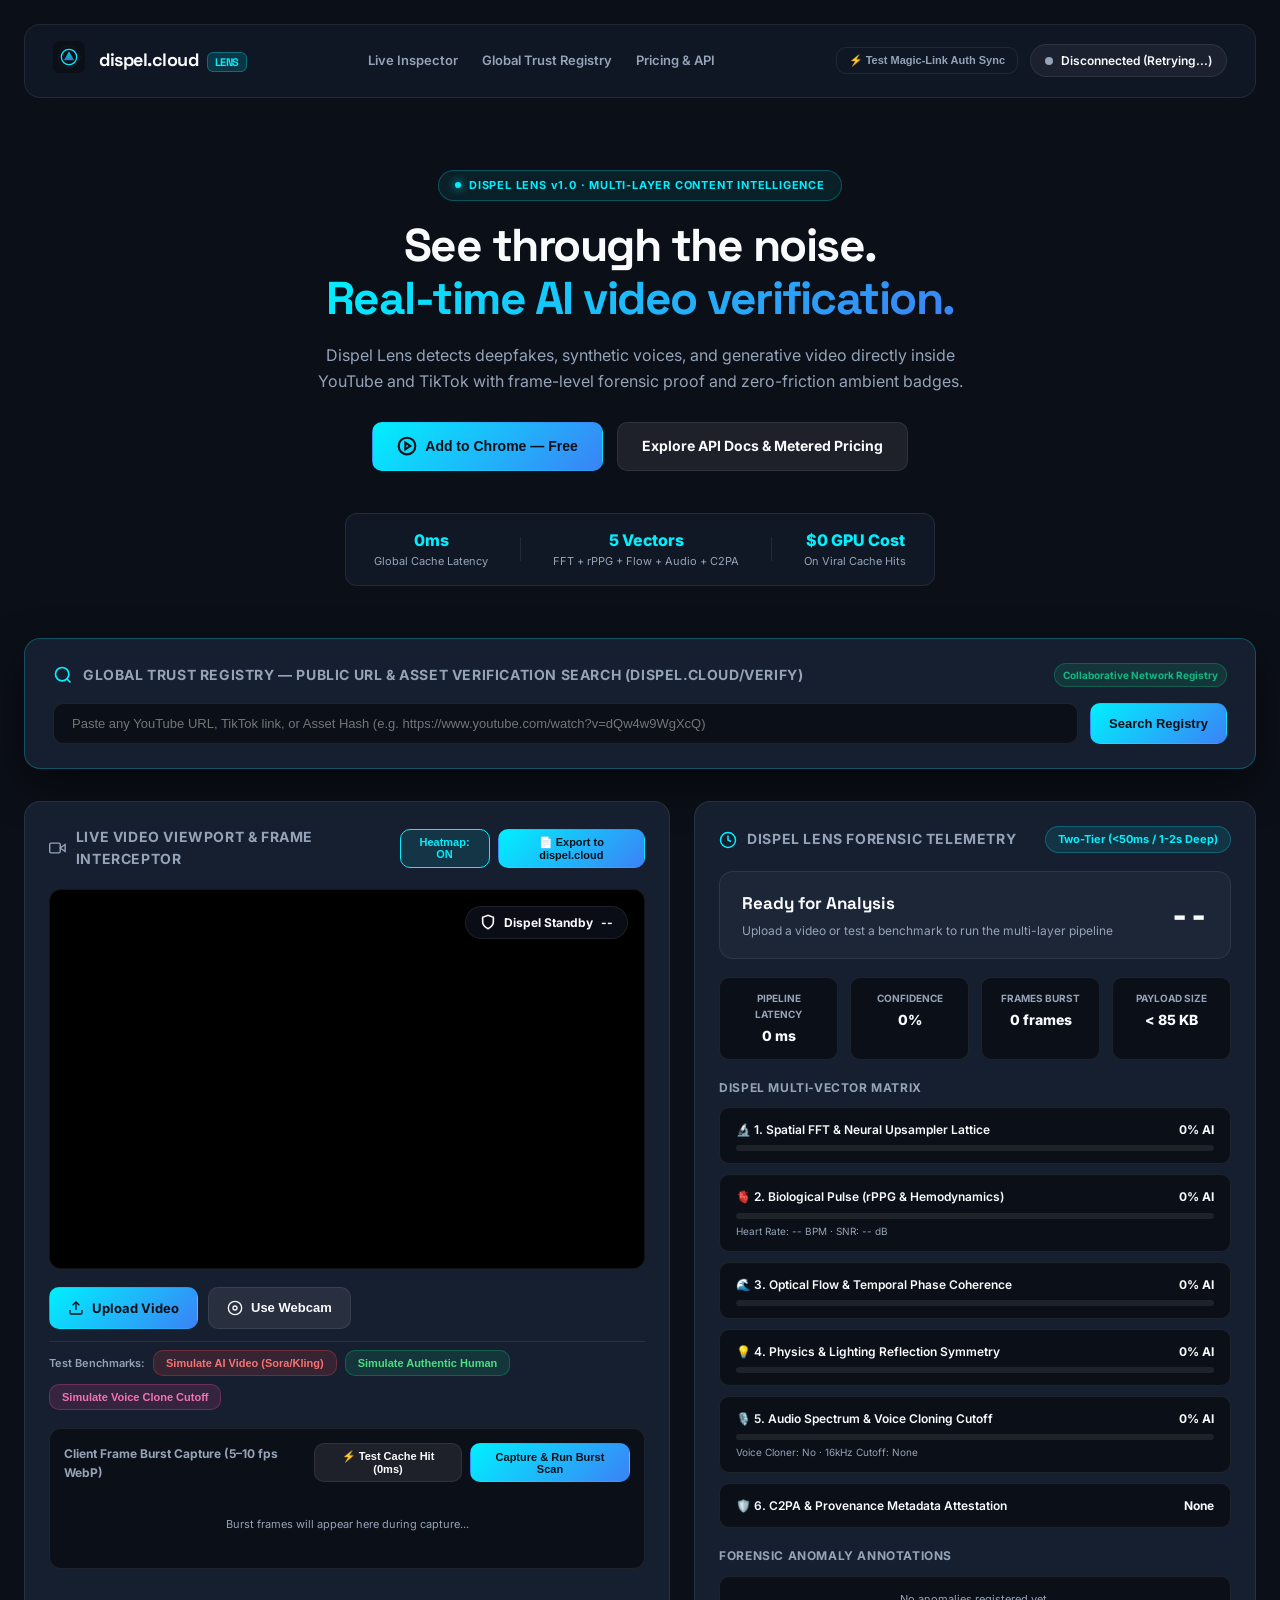
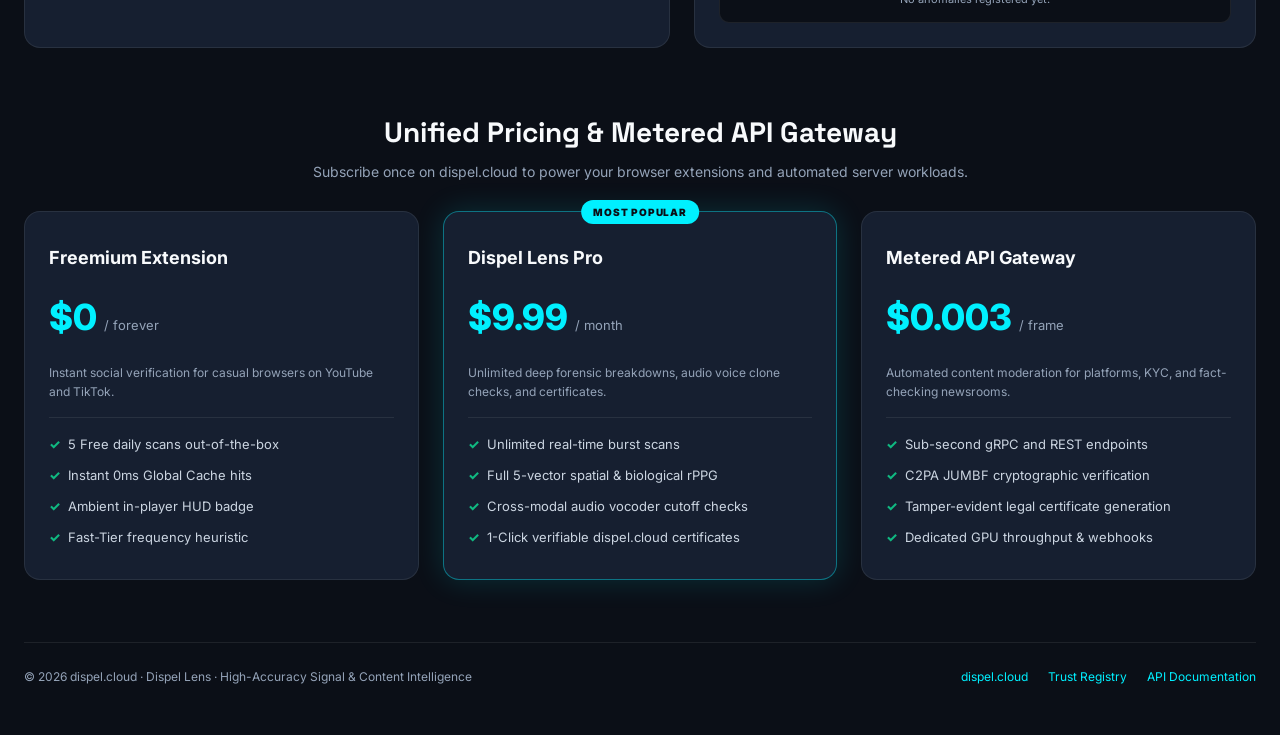
<file: demo/index.html>
<!DOCTYPE html>
<html lang="en">
<head>
  <meta charset="UTF-8">
  <meta name="viewport" content="width=device-width, initial-scale=1.0">
  <title>Dispel Lens — Real-Time AI Video & Deepfake Verification Hub | dispel.cloud</title>
  <link rel="stylesheet" href="style.css">
  <link rel="preconnect" href="https://fonts.googleapis.com">
  <link rel="preconnect" href="https://fonts.gstatic.com" crossorigin>
  <link href="https://fonts.googleapis.com/css2?family=Space+Grotesk:wght@400;600;700;800&family=Inter:wght@400;500;600;700&display=swap" rel="stylesheet">
</head>
<body>
  <div class="app-container">
    <!-- Navigation Bar -->
    <nav class="dispel-nav">
      <div class="brand">
        <div class="brand-icon">
          <svg xmlns="http://www.w3.org/2000/svg" viewBox="0 0 100 100" width="32" height="32" fill="none">
            <rect width="100" height="100" rx="22" fill="#0B0F17" />
            <circle cx="50" cy="50" r="34" stroke="#1F2937" stroke-width="3" stroke-dasharray="4 4"/>
            <circle cx="50" cy="50" r="24" stroke="#00F0FF" stroke-width="4" />
            <polygon points="50,32 66,60 34,60" fill="url(#prismGradNav)" opacity="0.85"/>
            <circle cx="50" cy="49" r="4" fill="#10B981" />
            <defs>
              <linearGradient id="prismGradNav" x1="50" y1="32" x2="50" y2="60" gradientUnits="userSpaceOnUse">
                <stop stop-color="#00F0FF"/>
                <stop offset="1" stop-color="#3B82F6"/>
              </linearGradient>
            </defs>
          </svg>
        </div>
        <div>
          <span class="brand-name">dispel.cloud <span class="brand-tag">LENS</span></span>
        </div>
      </div>

      <div class="nav-links">
        <a href="#demo-section" class="nav-link">Live Inspector</a>
        <a href="#registry-section" class="nav-link">Global Trust Registry</a>
        <a href="#pricing-section" class="nav-link">Pricing & API</a>
      </div>

      <div class="header-actions">
        <button id="simulate-auth-btn" class="btn btn-outline btn-sm" title="Simulates a user login on dispel.cloud and tests the zero-friction extension auth handshake">
          <span>⚡ Test Magic-Link Auth Sync</span>
        </button>
        <div class="pill-badge online" id="server-status-pill">
          <span class="dot"></span>
          <span id="server-status-label">Dispel Gateway Online</span>
        </div>
      </div>
    </nav>

    <!-- Hero Section -->
    <section class="hero-section">
      <div class="hero-content">
        <div class="hero-badge">
          <span class="badge-dot"></span>
          <span>DISPEL LENS v1.0 · MULTI-LAYER CONTENT INTELLIGENCE</span>
        </div>
        <h1 class="hero-title">See through the noise.<br><span class="gradient-text">Real-time AI video verification.</span></h1>
        <p class="hero-sub">Dispel Lens detects deepfakes, synthetic voices, and generative video directly inside YouTube and TikTok with frame-level forensic proof and zero-friction ambient badges.</p>
        
        <div class="hero-ctas">
          <button id="install-ext-btn" class="btn btn-primary btn-lg">
            <svg width="20" height="20" viewBox="0 0 24 24" fill="none" stroke="currentColor" stroke-width="2.5">
              <circle cx="12" cy="12" r="10"></circle>
              <polygon points="10 8 16 12 10 16 10 8"></polygon>
            </svg>
            <span>Add to Chrome — Free</span>
          </button>
          <a href="#pricing-section" class="btn btn-secondary btn-lg">Explore API Docs & Metered Pricing</a>
        </div>

        <div class="hero-stats">
          <div class="stat-item">
            <strong id="hero-cache-hits">0ms</strong>
            <span>Global Cache Latency</span>
          </div>
          <div class="stat-divider"></div>
          <div class="stat-item">
            <strong>5 Vectors</strong>
            <span>FFT + rPPG + Flow + Audio + C2PA</span>
          </div>
          <div class="stat-divider"></div>
          <div class="stat-item">
            <strong id="hero-savings">$0 GPU Cost</strong>
            <span>On Viral Cache Hits</span>
          </div>
        </div>
      </div>
    </section>

    <!-- Global Trust Registry Search Section (dispel.cloud/verify) -->
    <section class="registry-search-card" id="registry-section">
      <div class="registry-header">
        <div class="card-title">
          <svg width="20" height="20" viewBox="0 0 24 24" fill="none" stroke="#00F0FF" stroke-width="2">
            <circle cx="11" cy="11" r="8"></circle>
            <line x1="21" y1="21" x2="16.65" y2="16.65"></line>
          </svg>
          <span>Global Trust Registry — Public URL & Asset Verification Search (dispel.cloud/verify)</span>
        </div>
        <span class="badge-mini">Collaborative Network Registry</span>
      </div>

      <div class="search-bar-row">
        <input type="text" id="registry-url-input" class="registry-input" placeholder="Paste any YouTube URL, TikTok link, or Asset Hash (e.g. https://www.youtube.com/watch?v=dQw4w9WgXcQ)">
        <button id="registry-search-btn" class="btn btn-primary">Search Registry</button>
      </div>

      <div id="registry-search-result" class="registry-result-panel" style="display: none;"></div>
    </section>

    <!-- Main Workspace (Interactive Demo Viewport) -->
    <main class="workspace-grid" id="demo-section">
      <!-- Left Column: Video Viewport & Controls -->
      <div class="viewport-card">
        <div class="card-header">
          <div class="card-title">
            <svg width="18" height="18" viewBox="0 0 24 24" fill="none" stroke="currentColor" stroke-width="2">
              <polygon points="23 7 16 12 23 17 23 7"></polygon>
              <rect x="1" y="5" width="15" height="14" rx="2" ry="2"></rect>
            </svg>
            <span>Live Video Viewport & Frame Interceptor</span>
          </div>
          <div class="card-controls" style="display: flex; gap: 8px;">
            <button id="toggle-heatmap-btn" class="btn btn-sm btn-outline active">Heatmap: ON</button>
            <button id="export-cert-btn" class="btn btn-sm btn-primary">📄 Export to dispel.cloud</button>
          </div>
        </div>

        <div class="video-container" id="video-wrapper">
          <video id="main-video" crossorigin="anonymous" playsinline loop muted></video>
          <canvas id="heatmap-canvas" class="heatmap-canvas"></canvas>
          
          <!-- In-Player Ambient Badge -->
          <div id="hud-badge" class="hud-badge idle">
            <svg class="shield-svg" width="16" height="16" viewBox="0 0 24 24" fill="none" stroke="currentColor" stroke-width="2.5">
              <path d="M12 22s8-4 8-10V5l-8-3-8 3v7c0 6 8 10 8 10z"/>
            </svg>
            <span id="hud-status-text">Dispel Standby</span>
            <span id="hud-score-tag">--</span>
          </div>
        </div>

        <!-- Video Source Controls -->
        <div class="source-toolbar">
          <div class="btn-group">
            <label class="btn btn-primary file-label">
              <svg width="16" height="16" viewBox="0 0 24 24" fill="none" stroke="currentColor" stroke-width="2">
                <path d="M21 15v4a2 2 0 0 1-2 2H5a2 2 0 0 1-2-2v-4"></path>
                <polyline points="17 8 12 3 7 8"></polyline>
                <line x1="12" y1="3" x2="12" y2="15"></line>
              </svg>
              <span>Upload Video</span>
              <input type="file" id="video-file-input" accept="video/mp4,video/webm,video/quicktime" hidden>
            </label>
            
            <button id="use-webcam-btn" class="btn btn-secondary">
              <svg width="16" height="16" viewBox="0 0 24 24" fill="none" stroke="currentColor" stroke-width="2">
                <circle cx="12" cy="12" r="10"></circle>
                <circle cx="12" cy="12" r="3"></circle>
              </svg>
              <span>Use Webcam</span>
            </button>
          </div>

          <div class="preset-group">
            <span class="preset-label">Test Benchmarks:</span>
            <button id="load-synthetic-demo" class="btn btn-sm btn-danger">Simulate AI Video (Sora/Kling)</button>
            <button id="load-authentic-demo" class="btn btn-sm btn-success">Simulate Authentic Human</button>
            <button id="load-voice-clone-demo" class="btn btn-sm btn-danger" style="background: rgba(236,72,153,0.15); color: #f472b6; border-color: rgba(236,72,153,0.3);">Simulate Voice Clone Cutoff</button>
          </div>
        </div>

        <!-- Manual Burst Trigger & Frame Reel -->
        <div class="burst-controls">
          <div class="burst-header">
            <span>Client Frame Burst Capture (5–10 fps WebP)</span>
            <div style="display: flex; gap: 8px;">
              <button id="trigger-cache-hit-btn" class="btn btn-sm btn-secondary" title="Test Tier 1 Instant Cache Hit (0ms / 0 GPU cost)">⚡ Test Cache Hit (0ms)</button>
              <button id="trigger-scan-btn" class="btn btn-sm btn-primary">Capture & Run Burst Scan</button>
            </div>
          </div>
          <div class="frame-reel" id="frame-reel">
            <div class="empty-reel-msg">Burst frames will appear here during capture...</div>
          </div>
        </div>
      </div>

      <!-- Right Column: Dispel Lens Diagnostics -->
      <div class="inspector-card">
        <div class="card-header">
          <div class="card-title">
            <svg width="18" height="18" viewBox="0 0 24 24" fill="none" stroke="#00F0FF" stroke-width="2">
              <circle cx="12" cy="12" r="10"></circle>
              <polyline points="12 6 12 12 16 14"></polyline>
            </svg>
            <span>Dispel Lens Forensic Telemetry</span>
          </div>
          <div class="tier-pill" id="tier-indicator">Two-Tier (<50ms / 1-2s Deep)</div>
        </div>

        <!-- Verdict Big Banner -->
        <div class="verdict-banner neutral" id="main-verdict-banner">
          <div class="verdict-main">
            <div class="verdict-badge-label" id="verdict-label">Ready for Analysis</div>
            <div class="verdict-subtext" id="verdict-subtext">Upload a video or test a benchmark to run the multi-layer pipeline</div>
            <div id="cache-hit-badge" style="display: none; margin-top: 6px; font-size: 11px; background: rgba(0,240,255,0.2); color: #00F0FF; padding: 2px 8px; border-radius: 9999px; width: fit-content;">⚡ Global Trust Registry Hit (0ms / $0 GPU Cost)</div>
          </div>
          <div class="verdict-score" id="verdict-score">--</div>
        </div>

        <!-- Metrics Row -->
        <div class="metrics-row">
          <div class="metric-box">
            <div class="metric-label">Pipeline Latency</div>
            <div class="metric-val" id="metric-latency">0 ms</div>
          </div>
          <div class="metric-box">
            <div class="metric-label">Confidence</div>
            <div class="metric-val" id="metric-confidence">0%</div>
          </div>
          <div class="metric-box">
            <div class="metric-label">Frames Burst</div>
            <div class="metric-val" id="metric-frames">0 frames</div>
          </div>
          <div class="metric-box">
            <div class="metric-label">Payload Size</div>
            <div class="metric-val" id="metric-payload">< 85 KB</div>
          </div>
        </div>

        <!-- 5-Layer Vector Matrix -->
        <div class="vector-section">
          <div class="section-title">Dispel Multi-Vector Matrix</div>
          
          <div class="vector-item">
            <div class="vector-head">
              <span>🔬 1. Spatial FFT & Neural Upsampler Lattice</span>
              <strong id="val-fft">0% AI</strong>
            </div>
            <div class="progress-track"><div class="progress-bar" id="bar-fft" style="width: 0%; background: #00F0FF;"></div></div>
          </div>

          <div class="vector-item">
            <div class="vector-head">
              <span>🫀 2. Biological Pulse (rPPG & Hemodynamics)</span>
              <strong id="val-rppg">0% AI</strong>
            </div>
            <div class="progress-track"><div class="progress-bar" id="bar-rppg" style="width: 0%; background: #EC4899;"></div></div>
            <div class="vector-sub" id="sub-rppg">Heart Rate: -- BPM · SNR: -- dB</div>
          </div>

          <div class="vector-item">
            <div class="vector-head">
              <span>🌊 3. Optical Flow & Temporal Phase Coherence</span>
              <strong id="val-flow">0% AI</strong>
            </div>
            <div class="progress-track"><div class="progress-bar" id="bar-flow" style="width: 0%; background: #8B5CF6;"></div></div>
          </div>

          <div class="vector-item">
            <div class="vector-head">
              <span>💡 4. Physics & Lighting Reflection Symmetry</span>
              <strong id="val-phys">0% AI</strong>
            </div>
            <div class="progress-track"><div class="progress-bar" id="bar-phys" style="width: 0%; background: #F59E0B;"></div></div>
          </div>

          <div class="vector-item">
            <div class="vector-head">
              <span>🎙️ 5. Audio Spectrum & Voice Cloning Cutoff</span>
              <strong id="val-audio">0% AI</strong>
            </div>
            <div class="progress-track"><div class="progress-bar" id="bar-audio" style="width: 0%; background: #10B981;"></div></div>
            <div class="vector-sub" id="sub-audio">Voice Cloner: No · 16kHz Cutoff: None</div>
          </div>

          <div class="vector-item">
            <div class="vector-head">
              <span>🛡️ 6. C2PA & Provenance Metadata Attestation</span>
              <strong id="val-c2pa">None</strong>
            </div>
          </div>
        </div>

        <!-- Failure Points Explainability -->
        <div class="failures-section">
          <div class="section-title">Forensic Anomaly Annotations</div>
          <div class="failures-card" id="failures-list-card">
            <ul id="failures-ul">
              <li class="empty-msg">No anomalies registered yet.</li>
            </ul>
          </div>
        </div>
      </div>
    </main>

    <!-- Pricing & API Section -->
    <section class="pricing-section" id="pricing-section">
      <div class="section-header-center">
        <h2>Unified Pricing & Metered API Gateway</h2>
        <p>Subscribe once on dispel.cloud to power your browser extensions and automated server workloads.</p>
      </div>

      <div class="pricing-grid">
        <div class="price-card">
          <div class="tier-name">Freemium Extension</div>
          <div class="price-tag">$0 <span>/ forever</span></div>
          <p class="tier-desc">Instant social verification for casual browsers on YouTube and TikTok.</p>
          <ul class="tier-features">
            <li>5 Free daily scans out-of-the-box</li>
            <li>Instant 0ms Global Cache hits</li>
            <li>Ambient in-player HUD badge</li>
            <li>Fast-Tier frequency heuristic</li>
          </ul>
        </div>

        <div class="price-card featured">
          <div class="featured-badge">MOST POPULAR</div>
          <div class="tier-name">Dispel Lens Pro</div>
          <div class="price-tag">$9.99 <span>/ month</span></div>
          <p class="tier-desc">Unlimited deep forensic breakdowns, audio voice clone checks, and certificates.</p>
          <ul class="tier-features">
            <li>Unlimited real-time burst scans</li>
            <li>Full 5-vector spatial & biological rPPG</li>
            <li>Cross-modal audio vocoder cutoff checks</li>
            <li>1-Click verifiable dispel.cloud certificates</li>
          </ul>
        </div>

        <div class="price-card">
          <div class="tier-name">Metered API Gateway</div>
          <div class="price-tag">$0.003 <span>/ frame</span></div>
          <p class="tier-desc">Automated content moderation for platforms, KYC, and fact-checking newsrooms.</p>
          <ul class="tier-features">
            <li>Sub-second gRPC and REST endpoints</li>
            <li>C2PA JUMBF cryptographic verification</li>
            <li>Tamper-evident legal certificate generation</li>
            <li>Dedicated GPU throughput & webhooks</li>
          </ul>
        </div>
      </div>
    </section>

    <!-- Footer -->
    <footer class="dispel-footer">
      <div>© 2026 dispel.cloud · Dispel Lens · High-Accuracy Signal & Content Intelligence</div>
      <div class="footer-links">
        <a href="https://dispel.cloud" target="_blank">dispel.cloud</a>
        <a href="#registry-section">Trust Registry</a>
        <a href="#pricing-section">API Documentation</a>
      </div>
    </footer>
  </div>

  <script src="app.js"></script>
</body>
</html>
</file>
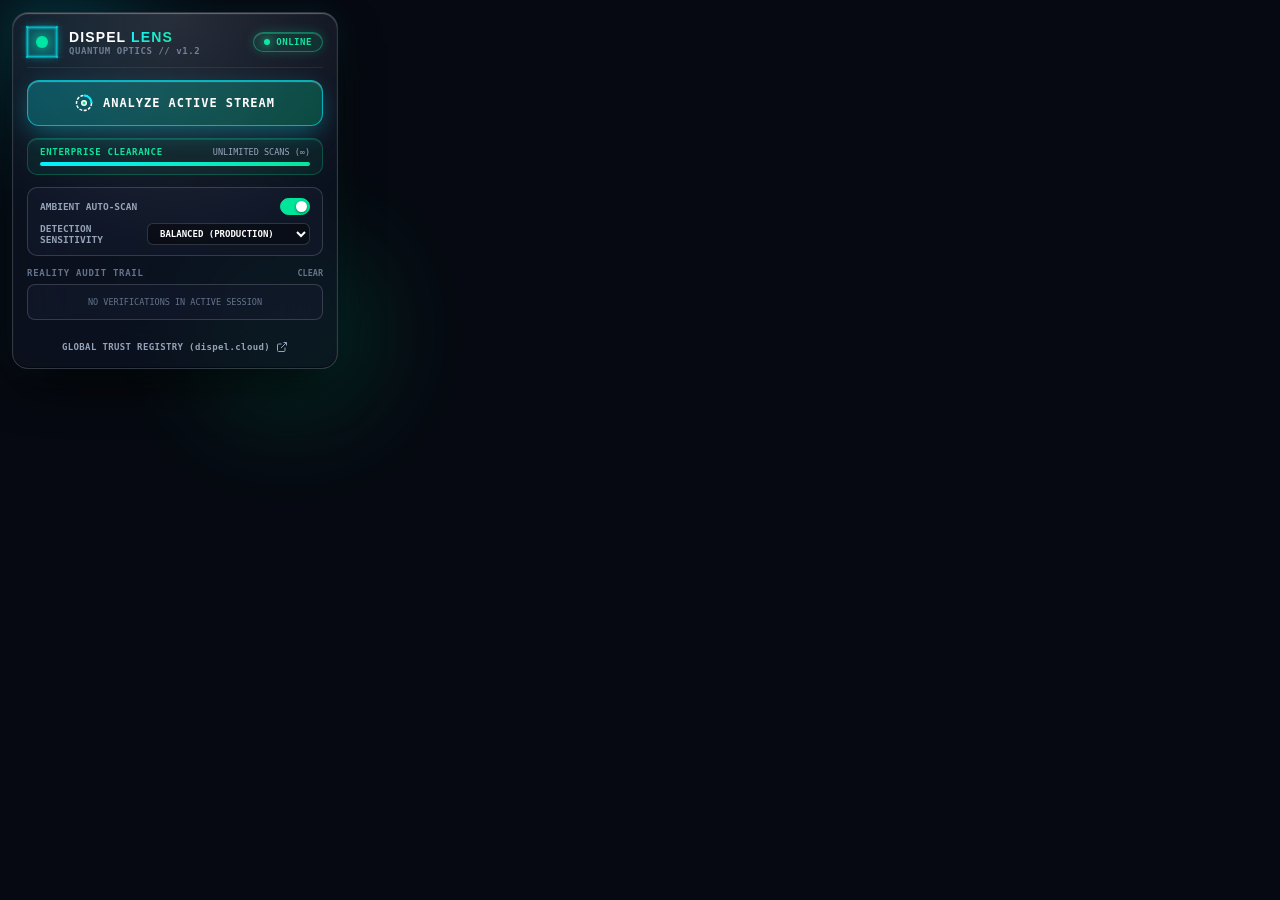
<file: extension/popup/popup.html>
<!DOCTYPE html>
<html lang="en">
<head>
  <meta charset="UTF-8">
  <meta name="viewport" content="width=device-width, initial-scale=1.0">
  <title>Dispel Lens — 3D Holographic Reality Optics</title>
  <link rel="stylesheet" href="popup.css">
</head>
<body>
  <!-- Ambient Liquid Glass Background Glows -->
  <div class="ambient-glow glow-1"></div>
  <div class="ambient-glow glow-2"></div>

  <div class="glass-viewport" id="glass-card">
    <div class="glass-glare" id="glass-glare"></div>

    <!-- 3D Header with Animated Holographic Prism -->
    <header class="glass-header">
      <div class="brand-group">
        <div class="prism-3d-scene">
          <div class="prism-3d-cube" id="prism-cube">
            <div class="cube-face face-front"></div>
            <div class="cube-face face-back"></div>
            <div class="cube-face face-right"></div>
            <div class="cube-face face-left"></div>
            <div class="cube-face face-top"></div>
            <div class="cube-face face-bottom"></div>
            <div class="cube-core"></div>
          </div>
        </div>
        <div>
          <div class="brand-title">DISPEL <span class="accent-text">LENS</span></div>
          <div class="brand-sub">QUANTUM OPTICS // v1.2</div>
        </div>
      </div>

      <div class="status-crystal" id="backend-status-pill">
        <span class="crystal-dot" id="status-dot"></span>
        <span class="crystal-text" id="status-label">ONLINE</span>
      </div>
    </header>

    <!-- Master Scan Deck with 3D Hologram Button -->
    <section class="action-deck">
      <button id="scan-now-btn" class="glass-scan-btn">
        <div class="scan-laser-glow"></div>
        <div class="btn-inner-content">
          <svg class="radar-scan-svg" width="18" height="18" viewBox="0 0 24 24" fill="none" stroke="currentColor" stroke-width="2">
            <circle cx="12" cy="12" r="10" stroke-dasharray="4 2"/>
            <path d="M12 2a10 10 0 0 1 10 10" stroke="#00F0FF" stroke-width="2.5"/>
            <circle cx="12" cy="12" r="3" fill="#00E599"/>
          </svg>
          <span class="btn-title">ANALYZE ACTIVE STREAM</span>
        </div>
      </button>
      <div id="scan-status-msg" class="telemetry-bar">EXTRACTING RAW SENSOR BURST...</div>
    </section>

    <!-- Live 3D Holographic Telemetry Card -->
    <section id="active-scan-result" class="glass-telemetry-panel" style="display: none;">
      <div class="telemetry-header">
        <div>
          <div class="chip-status" id="res-badge-chip">● VERIFIED OPTICAL</div>
          <div class="headline-verdict" id="res-verdict-label">AUTHENTIC CAMERA MEDIA</div>
          <div class="caption-verdict" id="res-verdict-sub">Hardware Sensor PRNU & Optical Fluidity Coherent</div>
        </div>
        <div class="score-crystal">
          <div class="score-display-num" id="res-verdict-score">4%</div>
          <div class="score-display-tag">SYNTHETIC</div>
        </div>
      </div>

      <!-- Real-time Holographic Radar Oscilloscope Canvas -->
      <div class="waveform-container">
        <canvas id="live-waveform-canvas" width="300" height="42"></canvas>
      </div>

      <!-- 3D Vector Meters -->
      <div class="vector-meters">
        <div class="meter-row">
          <span class="meter-label">CMOS SENSOR GRAIN</span>
          <div class="glass-track"><div class="glass-fill" id="bar-sensor" style="width: 96%;"></div></div>
          <span class="meter-num" id="val-sensor">96%</span>
        </div>
        <div class="meter-row">
          <span class="meter-label">OPTICAL MOTION WARP</span>
          <div class="glass-track"><div class="glass-fill" id="bar-motion" style="width: 94%;"></div></div>
          <span class="meter-num" id="val-motion">94%</span>
        </div>
        <div class="meter-row">
          <span class="meter-label">BIOMETRIC ECG PULSE</span>
          <div class="glass-track"><div class="glass-fill" id="bar-bio" style="width: 98%;"></div></div>
          <span class="meter-num" id="val-bio">98%</span>
        </div>
      </div>
    </section>

    <!-- Enterprise Status Pill -->
    <section class="enterprise-crystal-strip">
      <div class="strip-header">
        <span class="strip-badge">ENTERPRISE CLEARANCE</span>
        <span class="strip-quota">UNLIMITED SCANS (∞)</span>
      </div>
      <div class="crystal-progress-track">
        <div class="crystal-progress-fill"></div>
      </div>
    </section>

    <!-- Precision Controls -->
    <section class="glass-controls">
      <div class="control-item">
        <span class="control-name">AMBIENT AUTO-SCAN</span>
        <label class="glass-switch">
          <input type="checkbox" id="auto-scan-toggle" checked>
          <span class="glass-slider"></span>
        </label>
      </div>

      <div class="control-item">
        <span class="control-name">DETECTION SENSITIVITY</span>
        <select id="sensitivity-select" class="glass-select">
          <option value="permissive">PERMISSIVE (STREAMING)</option>
          <option value="balanced" selected>BALANCED (PRODUCTION)</option>
          <option value="strict">STRICT (FORENSIC / KYC)</option>
        </select>
      </div>
    </section>

    <!-- Reality Audit History -->
    <section class="audit-deck">
      <div class="audit-header">
        <span class="audit-title">REALITY AUDIT TRAIL</span>
        <button id="clear-history-btn" class="glass-mini-btn">CLEAR</button>
      </div>
      <div id="history-list" class="audit-scrollbox">
        <div class="audit-empty">NO VERIFICATIONS IN ACTIVE SESSION</div>
      </div>
    </section>

    <!-- Glass Footer -->
    <footer class="glass-footer">
      <a href="http://localhost:8000/demo/" target="_blank" class="glass-link">
        <span>GLOBAL TRUST REGISTRY (dispel.cloud)</span>
        <svg width="12" height="12" viewBox="0 0 24 24" fill="none" stroke="currentColor" stroke-width="2">
          <path d="M18 13v6a2 2 0 0 1-2 2H5a2 2 0 0 1-2-2V8a2 2 0 0 1 2-2h6M15 3h6v6M10 14L21 3"/>
        </svg>
      </a>
    </footer>
  </div>

  <script src="popup.js"></script>
</body>
</html>
</file>
<file: demo/style.css>
:root {
  --bg-primary: #0B0F17;
  --bg-secondary: #111827;
  --card-bg: #161F30;
  --card-hover: #1E293B;
  --border: rgba(255, 255, 255, 0.08);
  --border-focus: rgba(0, 240, 255, 0.5);
  --text-main: #F8FAFC;
  --text-dim: #94A3B8;
  --dispel-cyan: #00F0FF;
  --dispel-green: #10B981;
  --dispel-red: #EF4444;
  --dispel-amber: #F59E0B;
  --dispel-purple: #8B5CF6;
}

* {
  box-sizing: border-box;
  margin: 0;
  padding: 0;
}

body {
  background-color: var(--bg-primary);
  color: var(--text-main);
  font-family: 'Inter', -apple-system, BlinkMacSystemFont, sans-serif;
  line-height: 1.6;
  min-height: 100vh;
  padding: 24px;
}

h1, h2, h3, .brand-name, .hero-title, .verdict-badge-label {
  font-family: 'Space Grotesk', sans-serif;
}

.app-container {
  max-width: 1440px;
  margin: 0 auto;
  display: flex;
  flex-direction: column;
  gap: 32px;
}

/* Nav Bar */
.dispel-nav {
  display: flex;
  justify-content: space-between;
  align-items: center;
  padding: 16px 28px;
  background: rgba(17, 24, 39, 0.85);
  backdrop-filter: blur(16px);
  -webkit-backdrop-filter: blur(16px);
  border: 1px solid var(--border);
  border-radius: 16px;
}

.brand {
  display: flex;
  align-items: center;
  gap: 14px;
}

.brand-name {
  font-size: 18px;
  font-weight: 800;
  letter-spacing: -0.5px;
  color: var(--text-main);
}

.brand-tag {
  font-size: 11px;
  font-weight: 800;
  background: rgba(0, 240, 255, 0.15);
  color: var(--dispel-cyan);
  padding: 2px 7px;
  border-radius: 6px;
  border: 1px solid rgba(0, 240, 255, 0.3);
  margin-left: 4px;
}

.nav-links {
  display: flex;
  gap: 24px;
}

.nav-link {
  color: var(--text-dim);
  text-decoration: none;
  font-size: 13px;
  font-weight: 600;
  transition: color 0.2s;
}

.nav-link:hover {
  color: var(--dispel-cyan);
}

.header-actions {
  display: flex;
  align-items: center;
  gap: 12px;
}

.pill-badge {
  display: flex;
  align-items: center;
  gap: 8px;
  padding: 6px 14px;
  border-radius: 9999px;
  background: rgba(255, 255, 255, 0.05);
  border: 1px solid var(--border);
  font-size: 12px;
  font-weight: 600;
}

.pill-badge .dot {
  width: 8px;
  height: 8px;
  border-radius: 50%;
  background: var(--text-dim);
}

.pill-badge.online .dot {
  background: var(--dispel-green);
  box-shadow: 0 0 10px rgba(16, 185, 129, 0.7);
}

/* Hero Section */
.hero-section {
  padding: 40px 20px 20px 20px;
  text-align: center;
  display: flex;
  justify-content: center;
}

.hero-content {
  max-width: 860px;
  display: flex;
  flex-direction: column;
  align-items: center;
  gap: 18px;
}

.hero-badge {
  display: inline-flex;
  align-items: center;
  gap: 8px;
  background: rgba(0, 240, 255, 0.08);
  border: 1px solid rgba(0, 240, 255, 0.25);
  padding: 6px 16px;
  border-radius: 9999px;
  font-size: 11px;
  font-weight: 700;
  letter-spacing: 0.8px;
  color: var(--dispel-cyan);
}

.badge-dot {
  width: 6px;
  height: 6px;
  background: var(--dispel-cyan);
  border-radius: 50%;
  box-shadow: 0 0 8px var(--dispel-cyan);
}

.hero-title {
  font-size: 46px;
  font-weight: 800;
  line-height: 1.15;
  letter-spacing: -1.5px;
}

.gradient-text {
  background: linear-gradient(135deg, #00F0FF 0%, #3B82F6 100%);
  -webkit-background-clip: text;
  -webkit-text-fill-color: transparent;
}

.hero-sub {
  font-size: 16px;
  color: var(--text-dim);
  max-width: 680px;
  line-height: 1.6;
}

.hero-ctas {
  display: flex;
  gap: 14px;
  margin-top: 10px;
}

.hero-stats {
  display: flex;
  align-items: center;
  gap: 32px;
  margin-top: 24px;
  padding: 14px 28px;
  background: rgba(22, 31, 48, 0.6);
  border: 1px solid var(--border);
  border-radius: 12px;
}

.stat-item {
  display: flex;
  flex-direction: column;
  align-items: center;
}

.stat-item strong {
  font-size: 16px;
  font-weight: 800;
  color: var(--dispel-cyan);
}

.stat-item span {
  font-size: 11px;
  color: var(--text-dim);
}

.stat-divider {
  width: 1px;
  height: 24px;
  background: var(--border);
}

/* Global Trust Registry Search Card */
.registry-search-card {
  background: var(--card-bg);
  border: 1px solid rgba(0, 240, 255, 0.25);
  border-radius: 16px;
  padding: 24px 28px;
  box-shadow: 0 16px 40px rgba(0, 0, 0, 0.5);
  display: flex;
  flex-direction: column;
  gap: 16px;
}

.registry-header {
  display: flex;
  justify-content: space-between;
  align-items: center;
}

.badge-mini {
  font-size: 10px;
  font-weight: 700;
  background: rgba(16, 185, 129, 0.15);
  color: var(--dispel-green);
  border: 1px solid rgba(16, 185, 129, 0.3);
  padding: 3px 8px;
  border-radius: 9999px;
}

.search-bar-row {
  display: flex;
  gap: 12px;
}

.registry-input {
  flex: 1;
  background: var(--bg-primary);
  border: 1px solid var(--border);
  border-radius: 10px;
  padding: 12px 18px;
  color: var(--text-main);
  font-size: 13px;
  outline: none;
  transition: all 0.2s;
}

.registry-input:focus {
  border-color: var(--dispel-cyan);
  box-shadow: 0 0 16px rgba(0, 240, 255, 0.2);
}

.registry-result-panel {
  background: var(--bg-primary);
  border: 1px solid var(--border);
  border-radius: 10px;
  padding: 16px;
  margin-top: 4px;
}

/* Workspace Grid */
.workspace-grid {
  display: grid;
  grid-template-columns: 1.15fr 1fr;
  gap: 24px;
}

@media (max-width: 1024px) {
  .workspace-grid {
    grid-template-columns: 1fr;
  }
}

.viewport-card, .inspector-card {
  background: var(--card-bg);
  border: 1px solid var(--border);
  border-radius: 16px;
  padding: 24px;
  display: flex;
  flex-direction: column;
  gap: 18px;
}

.card-header {
  display: flex;
  justify-content: space-between;
  align-items: center;
}

.card-title {
  display: flex;
  align-items: center;
  gap: 10px;
  font-size: 14px;
  font-weight: 700;
  text-transform: uppercase;
  letter-spacing: 0.6px;
  color: var(--text-dim);
}

.tier-pill {
  font-size: 11px;
  font-weight: 700;
  color: var(--dispel-cyan);
  background: rgba(0, 240, 255, 0.1);
  padding: 4px 12px;
  border-radius: 9999px;
  border: 1px solid rgba(0, 240, 255, 0.25);
}

/* Video Viewport */
.video-container {
  position: relative;
  width: 100%;
  height: 380px;
  background: #000;
  border-radius: 12px;
  overflow: hidden;
  display: flex;
  align-items: center;
  justify-content: center;
  border: 1px solid var(--border);
}

.video-container video {
  width: 100%;
  height: 100%;
  object-fit: contain;
}

.heatmap-canvas {
  position: absolute;
  top: 0;
  left: 0;
  width: 100%;
  height: 100%;
  pointer-events: none;
}

/* In-Player Ambient Badge */
.hud-badge {
  position: absolute;
  top: 16px;
  right: 16px;
  z-index: 10;
  display: flex;
  align-items: center;
  gap: 8px;
  background: rgba(11, 15, 23, 0.92);
  backdrop-filter: blur(12px);
  padding: 6px 14px;
  border-radius: 9999px;
  border: 1px solid var(--border);
  font-size: 12px;
  font-weight: 700;
  box-shadow: 0 8px 24px rgba(0,0,0,0.5);
  transition: all 0.2s;
}

.hud-badge.green {
  border-color: rgba(16, 185, 129, 0.5);
  color: #6ee7b7;
}

.hud-badge.red {
  border-color: rgba(239, 68, 68, 0.5);
  color: #fca5a5;
  box-shadow: 0 0 16px rgba(239, 68, 68, 0.3);
}

.hud-badge.amber {
  border-color: rgba(245, 158, 11, 0.5);
  color: #fde68a;
}

.hud-badge.scanning {
  border-color: rgba(0, 240, 255, 0.5);
  color: var(--dispel-cyan);
  animation: pulse-ring 1.5s infinite;
}

@keyframes pulse-ring {
  0% { box-shadow: 0 0 0 0 rgba(0, 240, 255, 0.4); }
  70% { box-shadow: 0 0 0 12px rgba(0, 240, 255, 0); }
  100% { box-shadow: 0 0 0 0 rgba(0, 240, 255, 0); }
}

/* Toolbars */
.source-toolbar {
  display: flex;
  flex-direction: column;
  gap: 12px;
}

.btn-group {
  display: flex;
  gap: 10px;
}

.preset-group {
  display: flex;
  align-items: center;
  gap: 8px;
  flex-wrap: wrap;
  padding-top: 8px;
  border-top: 1px solid var(--border);
}

.preset-label {
  font-size: 11px;
  color: var(--text-dim);
  font-weight: 600;
}

.btn {
  display: inline-flex;
  align-items: center;
  gap: 8px;
  padding: 10px 18px;
  border-radius: 10px;
  font-size: 13px;
  font-weight: 700;
  cursor: pointer;
  border: 1px solid transparent;
  transition: all 0.2s;
  text-decoration: none;
}

.btn-lg {
  padding: 12px 24px;
  font-size: 14px;
}

.btn-sm {
  padding: 6px 12px;
  font-size: 11px;
}

.btn-primary {
  background: linear-gradient(135deg, #00F0FF, #3B82F6);
  color: #0B0F17;
}
.btn-primary:hover {
  filter: brightness(1.1);
  box-shadow: 0 0 20px rgba(0, 240, 255, 0.35);
}

.btn-secondary {
  background: rgba(255, 255, 255, 0.08);
  color: var(--text-main);
  border-color: var(--border);
}
.btn-secondary:hover {
  background: rgba(255, 255, 255, 0.14);
}

.btn-outline {
  background: transparent;
  border-color: var(--border);
  color: var(--text-dim);
}
.btn-outline.active {
  border-color: var(--dispel-cyan);
  color: var(--dispel-cyan);
  background: rgba(0, 240, 255, 0.1);
}

.btn-danger {
  background: rgba(239, 68, 68, 0.15);
  color: #f87171;
  border-color: rgba(239, 68, 68, 0.3);
}
.btn-danger:hover {
  background: rgba(239, 68, 68, 0.25);
}

.btn-success {
  background: rgba(16, 185, 129, 0.15);
  color: #4ade80;
  border-color: rgba(16, 185, 129, 0.3);
}
.btn-success:hover {
  background: rgba(16, 185, 129, 0.25);
}

.file-label {
  margin: 0;
  cursor: pointer;
}

/* Burst Controls & Reel */
.burst-controls {
  background: var(--bg-primary);
  border: 1px solid var(--border);
  border-radius: 12px;
  padding: 14px;
}

.burst-header {
  display: flex;
  justify-content: space-between;
  align-items: center;
  font-size: 12px;
  font-weight: 700;
  color: var(--text-dim);
  margin-bottom: 12px;
}

.frame-reel {
  display: flex;
  gap: 8px;
  overflow-x: auto;
  min-height: 60px;
  align-items: center;
}

.frame-reel img {
  width: 72px;
  height: 48px;
  object-fit: cover;
  border-radius: 6px;
  border: 1px solid var(--border);
}

.empty-reel-msg {
  font-size: 11px;
  color: var(--text-dim);
  text-align: center;
  width: 100%;
}

/* Verdict Big Banner */
.verdict-banner {
  padding: 18px 22px;
  border-radius: 14px;
  display: flex;
  justify-content: space-between;
  align-items: center;
  border: 1px solid var(--border);
}

.verdict-banner.neutral {
  background: rgba(255, 255, 255, 0.03);
}
.verdict-banner.green {
  background: rgba(16, 185, 129, 0.12);
  border-color: rgba(16, 185, 129, 0.4);
}
.verdict-banner.red {
  background: rgba(239, 68, 68, 0.12);
  border-color: rgba(239, 68, 68, 0.4);
}
.verdict-banner.amber {
  background: rgba(245, 158, 11, 0.12);
  border-color: rgba(245, 158, 11, 0.4);
}

.verdict-badge-label {
  font-size: 17px;
  font-weight: 800;
}
.verdict-subtext {
  font-size: 12px;
  color: var(--text-dim);
  margin-top: 3px;
}
.verdict-score {
  font-size: 30px;
  font-weight: 900;
  font-variant-numeric: tabular-nums;
}

/* Metrics Row */
.metrics-row {
  display: grid;
  grid-template-columns: repeat(4, 1fr);
  gap: 12px;
}

.metric-box {
  background: var(--bg-primary);
  border: 1px solid var(--border);
  border-radius: 10px;
  padding: 12px;
  text-align: center;
}

.metric-label {
  font-size: 10px;
  text-transform: uppercase;
  color: var(--text-dim);
  font-weight: 700;
}

.metric-val {
  font-size: 14px;
  font-weight: 800;
  margin-top: 3px;
}

/* Vector Matrix */
.vector-section, .failures-section {
  display: flex;
  flex-direction: column;
  gap: 10px;
}

.section-title {
  font-size: 12px;
  font-weight: 700;
  text-transform: uppercase;
  letter-spacing: 0.6px;
  color: var(--text-dim);
}

.vector-item {
  background: var(--bg-primary);
  border: 1px solid var(--border);
  border-radius: 10px;
  padding: 12px 16px;
}

.vector-head {
  display: flex;
  justify-content: space-between;
  font-size: 12px;
  font-weight: 600;
}

.vector-sub {
  font-size: 10px;
  color: var(--text-dim);
  margin-top: 4px;
}

.progress-track {
  height: 6px;
  width: 100%;
  background: rgba(255, 255, 255, 0.08);
  border-radius: 9999px;
  overflow: hidden;
  margin-top: 6px;
}

.progress-bar {
  height: 100%;
  border-radius: 9999px;
  transition: width 0.4s cubic-bezier(0.4, 0, 0.2, 1);
}

/* Failures List Card */
.failures-card {
  background: var(--bg-primary);
  border: 1px solid var(--border);
  border-radius: 10px;
  padding: 14px 18px;
  max-height: 150px;
  overflow-y: auto;
}

.failures-card ul {
  padding-left: 18px;
  font-size: 12px;
  color: var(--text-dim);
  line-height: 1.6;
}

.failures-card .empty-msg {
  list-style: none;
  margin-left: -18px;
  text-align: center;
  font-size: 11px;
}

/* Pricing Grid */
.pricing-section {
  padding: 30px 0;
  display: flex;
  flex-direction: column;
  gap: 28px;
}

.section-header-center {
  text-align: center;
}

.section-header-center h2 {
  font-size: 28px;
  font-weight: 800;
}

.section-header-center p {
  font-size: 14px;
  color: var(--text-dim);
  margin-top: 6px;
}

.pricing-grid {
  display: grid;
  grid-template-columns: repeat(3, 1fr);
  gap: 24px;
}

@media (max-width: 900px) {
  .pricing-grid {
    grid-template-columns: 1fr;
  }
}

.price-card {
  background: var(--card-bg);
  border: 1px solid var(--border);
  border-radius: 16px;
  padding: 32px 24px;
  display: flex;
  flex-direction: column;
  gap: 16px;
  position: relative;
}

.price-card.featured {
  border-color: rgba(0, 240, 255, 0.4);
  box-shadow: 0 0 30px rgba(0, 240, 255, 0.15);
}

.featured-badge {
  position: absolute;
  top: -12px;
  left: 50%;
  transform: translateX(-50%);
  background: var(--dispel-cyan);
  color: #0B0F17;
  font-size: 10px;
  font-weight: 900;
  letter-spacing: 0.8px;
  padding: 4px 12px;
  border-radius: 9999px;
}

.tier-name {
  font-size: 18px;
  font-weight: 700;
}

.price-tag {
  font-size: 36px;
  font-weight: 800;
  color: var(--dispel-cyan);
}

.price-tag span {
  font-size: 13px;
  color: var(--text-dim);
  font-weight: 400;
}

.tier-desc {
  font-size: 12px;
  color: var(--text-dim);
}

.tier-features {
  list-style: none;
  display: flex;
  flex-direction: column;
  gap: 10px;
  font-size: 13px;
  border-top: 1px solid var(--border);
  padding-top: 16px;
  margin-top: auto;
}

.tier-features li {
  display: flex;
  align-items: center;
  gap: 8px;
  color: #cbd5e1;
}

.tier-features li::before {
  content: "✓";
  color: var(--dispel-green);
  font-weight: 800;
}

/* Footer */
.dispel-footer {
  display: flex;
  justify-content: space-between;
  align-items: center;
  padding: 24px 0;
  border-top: 1px solid var(--border);
  font-size: 12px;
  color: var(--text-dim);
}

.dispel-footer .footer-links {
  display: flex;
  gap: 20px;
}

.dispel-footer a {
  color: var(--dispel-cyan);
  text-decoration: none;
}
</file>
<file: extension/popup/popup.css>
/**
 * Dispel Lens — Apple Vision Pro Liquid Glassmorphism & 3D Hologram CSS.
 * Deep frosted acrylic, 3D rotating prism polyhedron, dynamic specular reflections,
 * and neon glow optics.
 */

:root {
  --glass-bg: rgba(14, 20, 32, 0.72);
  --glass-panel: rgba(19, 27, 44, 0.65);
  --glass-border: rgba(255, 255, 255, 0.16);
  --glass-border-highlight: rgba(255, 255, 255, 0.32);

  --text-primary: #FFFFFF;
  --text-secondary: #94A3B8;
  --text-muted: #64748B;

  --neon-cyan: #00F0FF;
  --neon-cyan-glow: rgba(0, 240, 255, 0.35);
  --neon-green: #00E599;
  --neon-green-glow: rgba(0, 229, 153, 0.35);
  --neon-red: #FF3366;
  --neon-red-glow: rgba(255, 51, 102, 0.35);

  --font-sans: -apple-system, BlinkMacSystemFont, "SF Pro Display", "Inter", sans-serif;
  --font-mono: "SF Mono", "JetBrains Mono", "Menlo", monospace;
}

* {
  box-sizing: border-box;
  margin: 0;
  padding: 0;
}

body {
  width: 350px;
  background: #060911;
  color: var(--text-primary);
  font-family: var(--font-sans);
  -webkit-font-smoothing: antialiased;
  padding: 12px;
  overflow: hidden;
  position: relative;
}

/* Ambient Liquid Neon Orbs */
.ambient-glow {
  position: absolute;
  width: 180px;
  height: 180px;
  border-radius: 50%;
  filter: blur(60px);
  pointer-events: none;
  z-index: 0;
  opacity: 0.45;
}

.glow-1 {
  top: -40px;
  left: -30px;
  background: radial-gradient(circle, #00F0FF 0%, rgba(0, 240, 255, 0) 70%);
}

.glow-2 {
  bottom: -40px;
  right: -30px;
  background: radial-gradient(circle, #00E599 0%, rgba(0, 229, 153, 0) 70%);
}

/* Main 3D Frosted Glass Container */
.glass-viewport {
  position: relative;
  z-index: 1;
  background: var(--glass-bg);
  backdrop-filter: blur(36px) saturate(210%) brightness(110%);
  -webkit-backdrop-filter: blur(36px) saturate(210%) brightness(110%);
  border: 1px solid var(--glass-border);
  border-radius: 16px;
  padding: 14px;
  box-shadow: 
    inset 0 1px 1px 0 var(--glass-border-highlight),
    inset 0 -1px 1px 0 rgba(0, 0, 0, 0.5),
    0 20px 50px -10px rgba(0, 0, 0, 0.9),
    0 0 30px rgba(0, 240, 255, 0.08);
  display: flex;
  flex-direction: column;
  gap: 12px;
  transform-style: preserve-3d;
  transition: transform 0.15s ease-out;
}

.glass-glare {
  position: absolute;
  top: 0;
  left: 0;
  right: 0;
  bottom: 0;
  border-radius: 16px;
  pointer-events: none;
  background: radial-gradient(circle at 50% 0%, rgba(255, 255, 255, 0.15) 0%, transparent 60%);
  opacity: 0.8;
  transition: background 0.15s ease-out;
}

/* Header & 3D Prism Polyhedron */
.glass-header {
  display: flex;
  justify-content: space-between;
  align-items: center;
  padding-bottom: 10px;
  border-bottom: 1px solid rgba(255, 255, 255, 0.08);
}

.brand-group {
  display: flex;
  align-items: center;
  gap: 12px;
}

/* 3D Isometric Prism Cube */
.prism-3d-scene {
  width: 30px;
  height: 30px;
  perspective: 400px;
}

.prism-3d-cube {
  width: 100%;
  height: 100%;
  position: relative;
  transform-style: preserve-3d;
  animation: rotate3dPrism 10s infinite linear;
}

@keyframes rotate3dPrism {
  0% { transform: rotateX(-20deg) rotateY(0deg); }
  100% { transform: rotateX(-20deg) rotateY(360deg); }
}

.cube-face {
  position: absolute;
  width: 30px;
  height: 30px;
  border: 1px solid rgba(0, 240, 255, 0.7);
  background: rgba(0, 240, 255, 0.12);
  box-shadow: 0 0 10px rgba(0, 240, 255, 0.2);
}

.face-front  { transform: rotateY(  0deg) translateZ(15px); }
.face-back   { transform: rotateY(180deg) translateZ(15px); }
.face-right  { transform: rotateY( 90deg) translateZ(15px); }
.face-left   { transform: rotateY(-90deg) translateZ(15px); }
.face-top    { transform: rotateX( 90deg) translateZ(15px); }
.face-bottom { transform: rotateX(-90deg) translateZ(15px); }

.cube-core {
  position: absolute;
  top: 9px;
  left: 9px;
  width: 12px;
  height: 12px;
  border-radius: 50%;
  background: var(--neon-green);
  box-shadow: 0 0 12px var(--neon-green);
  transform: translateZ(0px);
}

.brand-title {
  font-size: 14px;
  font-weight: 900;
  letter-spacing: 0.08em;
  color: #FFFFFF;
}

.accent-text {
  background: linear-gradient(135deg, #00F0FF, #00E599);
  -webkit-background-clip: text;
  -webkit-text-fill-color: transparent;
}

.brand-sub {
  font-family: var(--font-mono);
  font-size: 9px;
  font-weight: 700;
  color: var(--text-muted);
  letter-spacing: 0.06em;
  margin-top: 1px;
}

/* Crystal Status Pill */
.status-crystal {
  display: flex;
  align-items: center;
  gap: 6px;
  padding: 4px 10px;
  background: rgba(0, 229, 153, 0.1);
  border: 1px solid rgba(0, 229, 153, 0.4);
  border-radius: 9999px;
  box-shadow: inset 0 1px 0 rgba(255, 255, 255, 0.2), 0 0 12px rgba(0, 229, 153, 0.2);
}

.crystal-dot {
  width: 6px;
  height: 6px;
  border-radius: 50%;
  background: var(--neon-green);
  box-shadow: 0 0 8px var(--neon-green);
  animation: crystalPulse 2s infinite;
}

@keyframes crystalPulse {
  0%, 100% { opacity: 1; transform: scale(1); }
  50% { opacity: 0.4; transform: scale(0.85); }
}

.crystal-text {
  font-family: var(--font-mono);
  font-size: 9px;
  font-weight: 800;
  color: var(--neon-green);
  letter-spacing: 0.06em;
}

/* Master 3D Action Deck */
.action-deck {
  display: flex;
  flex-direction: column;
  gap: 6px;
}

.glass-scan-btn {
  position: relative;
  overflow: hidden;
  width: 100%;
  padding: 13px 18px;
  background: linear-gradient(135deg, rgba(0, 240, 255, 0.25) 0%, rgba(0, 229, 153, 0.25) 100%);
  border: 1px solid rgba(0, 240, 255, 0.6);
  border-radius: 12px;
  color: #FFFFFF;
  font-family: var(--font-mono);
  font-size: 12px;
  font-weight: 900;
  letter-spacing: 0.08em;
  cursor: pointer;
  box-shadow: 
    inset 0 1px 1px 0 rgba(255, 255, 255, 0.4),
    0 8px 24px -4px rgba(0, 240, 255, 0.35);
  transition: all 0.25s cubic-bezier(0.16, 1, 0.3, 1);
}

.glass-scan-btn:hover {
  background: linear-gradient(135deg, rgba(0, 240, 255, 0.4) 0%, rgba(0, 229, 153, 0.4) 100%);
  border-color: #00F0FF;
  box-shadow: 
    inset 0 1px 1px 0 rgba(255, 255, 255, 0.6),
    0 12px 32px -4px rgba(0, 240, 255, 0.55);
  transform: translateY(-2px);
}

.glass-scan-btn:active {
  transform: translateY(1px);
}

.btn-inner-content {
  display: flex;
  align-items: center;
  justify-content: center;
  gap: 10px;
}

.radar-scan-svg {
  animation: spinRadar 4s linear infinite;
}

@keyframes spinRadar {
  from { transform: rotate(0deg); }
  to { transform: rotate(360deg); }
}

.telemetry-bar {
  display: none;
  font-family: var(--font-mono);
  font-size: 9.5px;
  font-weight: 700;
  color: var(--neon-cyan);
  text-align: center;
  letter-spacing: 0.05em;
}

/* Glass Telemetry Panel */
.glass-telemetry-panel {
  background: var(--glass-panel);
  border: 1px solid var(--glass-border);
  border-radius: 14px;
  padding: 12px;
  display: flex;
  flex-direction: column;
  gap: 10px;
  box-shadow: inset 0 1px 0 rgba(255, 255, 255, 0.15);
  animation: slideFadeIn 0.35s cubic-bezier(0.16, 1, 0.3, 1);
}

@keyframes slideFadeIn {
  from { opacity: 0; transform: translateY(-6px); }
  to { opacity: 1; transform: translateY(0); }
}

.telemetry-header {
  display: flex;
  justify-content: space-between;
  align-items: flex-start;
}

.chip-status {
  display: inline-block;
  font-family: var(--font-mono);
  font-size: 8.5px;
  font-weight: 800;
  letter-spacing: 0.08em;
  padding: 2px 7px;
  border-radius: 9999px;
  background: rgba(0, 229, 153, 0.18);
  color: var(--neon-green);
  border: 1px solid rgba(0, 229, 153, 0.45);
  margin-bottom: 4px;
}

.headline-verdict {
  font-size: 13px;
  font-weight: 900;
  letter-spacing: -0.01em;
  color: #FFFFFF;
}

.caption-verdict {
  font-size: 10px;
  color: var(--text-secondary);
  margin-top: 2px;
}

.score-crystal {
  text-align: right;
}

.score-display-num {
  font-family: var(--font-mono);
  font-size: 24px;
  font-weight: 900;
  line-height: 1;
  color: var(--neon-green);
  text-shadow: 0 0 12px var(--neon-green-glow);
}

.score-display-tag {
  font-family: var(--font-mono);
  font-size: 8px;
  font-weight: 700;
  color: var(--text-muted);
  letter-spacing: 0.06em;
  margin-top: 2px;
}

/* Oscilloscope Canvas */
.waveform-container {
  width: 100%;
  height: 42px;
  background: rgba(0, 0, 0, 0.4);
  border: 1px solid rgba(255, 255, 255, 0.06);
  border-radius: 8px;
  overflow: hidden;
  display: flex;
  align-items: center;
  justify-content: center;
}

#live-waveform-canvas {
  width: 100%;
  height: 100%;
}

/* 3D Vector Meters */
.vector-meters {
  display: flex;
  flex-direction: column;
  gap: 6px;
  padding-top: 6px;
  border-top: 1px solid rgba(255, 255, 255, 0.06);
}

.meter-row {
  display: grid;
  grid-template-columns: 120px 1fr 34px;
  align-items: center;
  gap: 8px;
}

.meter-label {
  font-family: var(--font-mono);
  font-size: 8.5px;
  font-weight: 700;
  color: var(--text-muted);
  white-space: nowrap;
  overflow: hidden;
  text-overflow: ellipsis;
}

.glass-track {
  height: 6px;
  background: rgba(255, 255, 255, 0.06);
  border-radius: 9999px;
  overflow: hidden;
  box-shadow: inset 0 1px 2px rgba(0, 0, 0, 0.4);
}

.glass-fill {
  height: 100%;
  background: linear-gradient(90deg, #00F0FF, #00E599);
  border-radius: 9999px;
  box-shadow: 0 0 8px rgba(0, 240, 255, 0.4);
  transition: width 0.5s cubic-bezier(0.16, 1, 0.3, 1);
}

.meter-num {
  font-family: var(--font-mono);
  font-size: 9px;
  font-weight: 800;
  color: var(--text-primary);
  text-align: right;
}

/* Enterprise Crystal Strip */
.enterprise-crystal-strip {
  background: rgba(0, 229, 153, 0.06);
  border: 1px solid rgba(0, 229, 153, 0.25);
  border-radius: 10px;
  padding: 8px 12px;
  box-shadow: inset 0 1px 0 rgba(255, 255, 255, 0.1);
}

.strip-header {
  display: flex;
  justify-content: space-between;
  align-items: center;
  margin-bottom: 5px;
}

.strip-badge {
  font-family: var(--font-mono);
  font-size: 9px;
  font-weight: 900;
  color: var(--neon-green);
  letter-spacing: 0.08em;
}

.strip-quota {
  font-family: var(--font-mono);
  font-size: 8.5px;
  color: var(--text-secondary);
}

.crystal-progress-track {
  height: 4px;
  background: rgba(255, 255, 255, 0.06);
  border-radius: 9999px;
  overflow: hidden;
}

.crystal-progress-fill {
  width: 100%;
  height: 100%;
  background: linear-gradient(90deg, #00F0FF, #00E599);
  box-shadow: 0 0 10px var(--neon-green);
}

/* Controls */
.glass-controls {
  background: var(--glass-panel);
  border: 1px solid var(--glass-border);
  border-radius: 10px;
  padding: 10px 12px;
  display: flex;
  flex-direction: column;
  gap: 8px;
}

.control-item {
  display: flex;
  justify-content: space-between;
  align-items: center;
}

.control-name {
  font-family: var(--font-mono);
  font-size: 9.5px;
  font-weight: 700;
  color: var(--text-secondary);
}

.glass-select {
  background: rgba(0, 0, 0, 0.4);
  color: var(--text-primary);
  border: 1px solid var(--glass-border);
  border-radius: 6px;
  padding: 4px 8px;
  font-family: var(--font-mono);
  font-size: 9px;
  font-weight: 700;
  outline: none;
  cursor: pointer;
}

.glass-select:focus {
  border-color: var(--neon-cyan);
}

/* Glass Toggle Switch */
.glass-switch {
  position: relative;
  display: inline-block;
  width: 30px;
  height: 17px;
}

.glass-switch input {
  opacity: 0;
  width: 0;
  height: 0;
}

.glass-slider {
  position: absolute;
  cursor: pointer;
  top: 0; left: 0; right: 0; bottom: 0;
  background: rgba(255, 255, 255, 0.15);
  border-radius: 20px;
  transition: 0.2s;
  border: 1px solid rgba(255, 255, 255, 0.1);
}

.glass-slider:before {
  position: absolute;
  content: "";
  height: 11px;
  width: 11px;
  left: 2px;
  bottom: 2px;
  background: #FFFFFF;
  border-radius: 50%;
  transition: 0.2s;
  box-shadow: 0 1px 3px rgba(0,0,0,0.5);
}

input:checked + .glass-slider {
  background: var(--neon-green);
  border-color: var(--neon-green);
}

input:checked + .glass-slider:before {
  transform: translateX(13px);
}

/* Audit History Deck */
.audit-deck {
  display: flex;
  flex-direction: column;
  gap: 6px;
}

.audit-header {
  display: flex;
  justify-content: space-between;
  align-items: center;
}

.audit-title {
  font-family: var(--font-mono);
  font-size: 9px;
  font-weight: 800;
  color: var(--text-muted);
  letter-spacing: 0.08em;
}

.glass-mini-btn {
  background: none;
  border: none;
  font-family: var(--font-mono);
  font-size: 8.5px;
  font-weight: 700;
  color: var(--text-muted);
  cursor: pointer;
}

.glass-mini-btn:hover {
  color: var(--neon-red);
}

.audit-scrollbox {
  background: var(--glass-panel);
  border: 1px solid var(--glass-border);
  border-radius: 8px;
  max-height: 80px;
  overflow-y: auto;
  padding: 6px 8px;
  display: flex;
  flex-direction: column;
  gap: 4px;
}

.audit-empty {
  font-family: var(--font-mono);
  font-size: 8.5px;
  color: var(--text-muted);
  text-align: center;
  padding: 6px 0;
}

.audit-row {
  display: flex;
  justify-content: space-between;
  align-items: center;
  padding: 3px 0;
  border-bottom: 1px solid rgba(255, 255, 255, 0.04);
}

.audit-row-title {
  font-size: 9.5px;
  color: var(--text-secondary);
  white-space: nowrap;
  overflow: hidden;
  text-overflow: ellipsis;
  max-width: 210px;
}

.audit-row-badge {
  font-family: var(--font-mono);
  font-size: 8px;
  font-weight: 800;
  padding: 1px 5px;
  border-radius: 4px;
}

.audit-row-badge.green {
  background: rgba(0, 229, 153, 0.18);
  color: var(--neon-green);
  border: 1px solid rgba(0, 229, 153, 0.4);
}

.audit-row-badge.red {
  background: rgba(255, 51, 102, 0.18);
  color: var(--neon-red);
  border: 1px solid rgba(255, 51, 102, 0.4);
}

/* Footer */
.glass-footer {
  padding-top: 4px;
  text-align: center;
}

.glass-link {
  display: inline-flex;
  align-items: center;
  gap: 6px;
  font-family: var(--font-mono);
  font-size: 9px;
  font-weight: 800;
  color: var(--text-secondary);
  text-decoration: none;
  letter-spacing: 0.04em;
  transition: all 0.2s;
}

.glass-link:hover {
  color: var(--neon-cyan);
  text-shadow: 0 0 8px var(--neon-cyan-glow);
}
</file>
